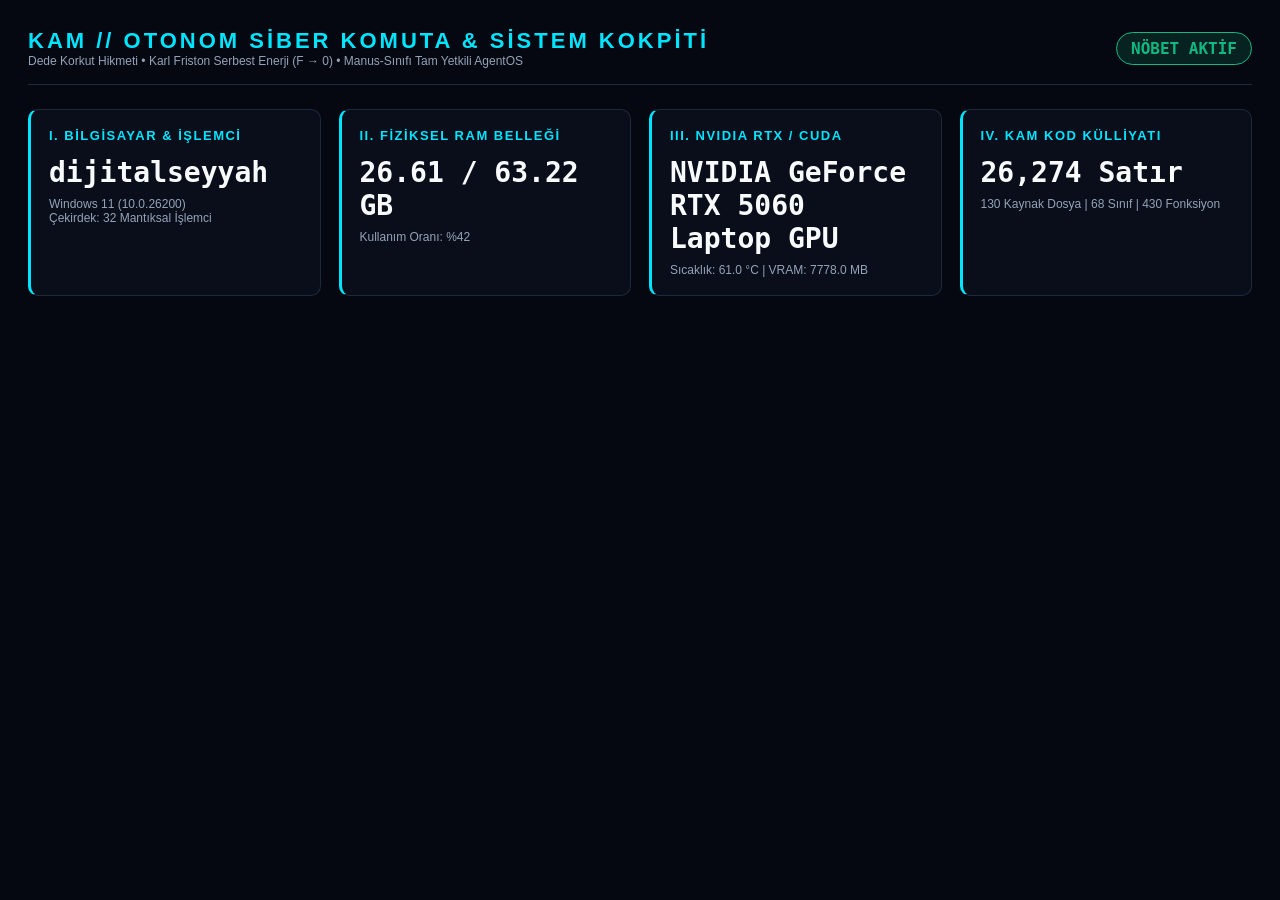
<file: assets/kam_autonomous_cockpit.html>
<!DOCTYPE html>
<html lang="tr">
<head>
<meta charset="UTF-8">
<title>KAM // OTONOM SİBER KOMUTA &amp; SİSTEM KOKPİTİ</title>
<style>
  body { background: #050811; color: #E2E8F0; font-family: 'Segoe UI', sans-serif; margin: 0; padding: 28px; }
  .header { border-bottom: 1px solid #1E293B; padding-bottom: 16px; margin-bottom: 24px; display:flex; justify-content:space-between; align-items:center; }
  .title { font-size: 22px; font-weight: 800; letter-spacing: 3px; color: #00E5FF; }
  .badge { background: rgba(16,185,129,0.15); color: #10B981; border: 1px solid #10B981; padding: 6px 14px; border-radius: 20px; font-family: Consolas, monospace; font-weight: 700; }
  .grid { display: grid; grid-template-columns: repeat(auto-fit, minmax(290px, 1fr)); gap: 18px; }
  .card { background: #090E1A; border: 1px solid #1E293B; border-left: 3px solid #00E5FF; border-radius: 10px; padding: 18px; }
  .card h3 { margin-top: 0; color: #00E5FF; font-size: 13px; letter-spacing: 1.5px; text-transform: uppercase; }
  .metric { font-size: 28px; font-weight: 800; color: #F8FAFC; font-family: Consolas, monospace; margin: 8px 0; }
  .sub { color: #94A3B8; font-size: 12px; }
</style>
</head>
<body>
  <div class="header">
    <div>
      <div class="title">KAM // OTONOM SİBER KOMUTA &amp; SİSTEM KOKPİTİ</div>
      <div class="sub">Dede Korkut Hikmeti &bull; Karl Friston Serbest Enerji (F &rarr; 0) &bull; Manus-Sınıfı Tam Yetkili AgentOS</div>
    </div>
    <div class="badge" id="clock">NÖBET AKTİF</div>
  </div>
  <div class="grid">
    <div class="card">
      <h3>I. Bilgisayar & İşlemci</h3>
      <div class="metric">dijitalseyyah</div>
      <div class="sub">Windows 11 (10.0.26200)<br>Çekirdek: 32 Mantıksal İşlemci</div>
    </div>
    <div class="card">
      <h3>II. Fiziksel RAM Belleği</h3>
      <div class="metric">26.61 / 63.22 GB</div>
      <div class="sub">Kullanım Oranı: %42</div>
    </div>
    <div class="card">
      <h3>III. NVIDIA RTX / CUDA</h3>
      <div class="metric">NVIDIA GeForce RTX 5060 Laptop GPU</div>
      <div class="sub">Sıcaklık: 61.0 &deg;C | VRAM: 7778.0 MB</div>
    </div>
    <div class="card">
      <h3>IV. KAM Kod Külliyatı</h3>
      <div class="metric">26,274 Satır</div>
      <div class="sub">130 Kaynak Dosya | 68 Sınıf | 430 Fonksiyon</div>
    </div>
  </div>
  <script>
    setInterval(() => {
      document.getElementById('clock').innerText = 'CANLI NÖBET // ' + new Date().toLocaleTimeString('tr-TR');
    }, 1000);
  </script>
</body>
</html>
</file>
